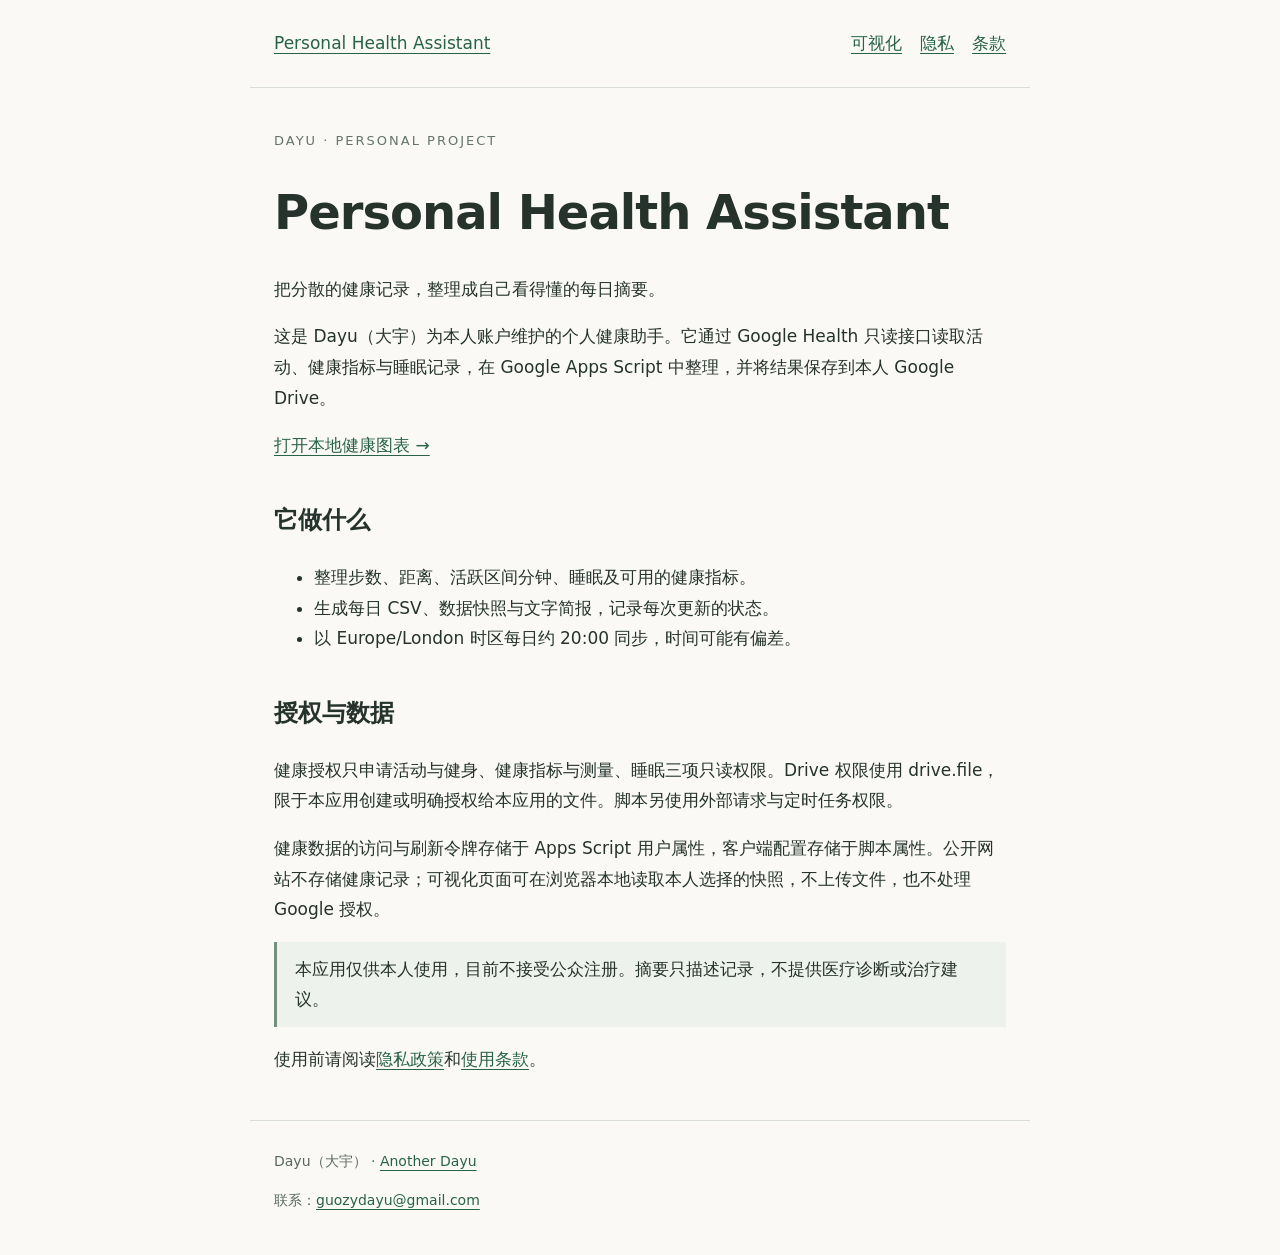
<file: health-assistant-site/site/health-assistant/index.html>
<!doctype html><html lang="zh-CN"><head><meta charset="utf-8"><meta name="viewport" content="width=device-width,initial-scale=1"><meta name="description" content="Personal Health Assistant 个人健康助手的应用说明、隐私政策与使用条款。"><title>个人健康助手 · Personal Health Assistant</title><link rel="canonical" href="https://health.anotherdayu.com/"><link rel="stylesheet" href="./style.css"></head><body><a class="skip" href="#main">跳到正文</a><header><a href="./">Personal Health Assistant</a><nav aria-label="页面导航"><a href="./visualize/">可视化</a><a href="./privacy/">隐私</a><a href="./terms/">条款</a></nav></header><main id="main"><p class="eyebrow">DAYU · PERSONAL PROJECT</p><h1>Personal Health Assistant</h1><p>把分散的健康记录，整理成自己看得懂的每日摘要。</p><p>这是 Dayu（大宇）为本人账户维护的个人健康助手。它通过 Google Health 只读接口读取活动、健康指标与睡眠记录，在 Google Apps Script 中整理，并将结果保存到本人 Google Drive。</p><p><a href="visualize/">打开本地健康图表 →</a></p><h2>它做什么</h2><ul><li>整理步数、距离、活跃区间分钟、睡眠及可用的健康指标。</li><li>生成每日 CSV、数据快照与文字简报，记录每次更新的状态。</li><li>以 Europe/London 时区每日约 20:00 同步，时间可能有偏差。</li></ul><h2>授权与数据</h2><p>健康授权只申请活动与健身、健康指标与测量、睡眠三项只读权限。Drive 权限使用 drive.file，限于本应用创建或明确授权给本应用的文件。脚本另使用外部请求与定时任务权限。</p><p>健康数据的访问与刷新令牌存储于 Apps Script 用户属性，客户端配置存储于脚本属性。公开网站不存储健康记录；可视化页面可在浏览器本地读取本人选择的快照，不上传文件，也不处理 Google 授权。</p><p class="note">本应用仅供本人使用，目前不接受公众注册。摘要只描述记录，不提供医疗诊断或治疗建议。</p><p>使用前请阅读<a href="privacy/">隐私政策</a>和<a href="terms/">使用条款</a>。</p></main><footer>Dayu（大宇） · <a href="https://anotherdayu.com/">Another Dayu</a><p>联系：<a href="mailto:guozydayu@gmail.com">guozydayu@gmail.com</a></p></footer></body></html>
</file>
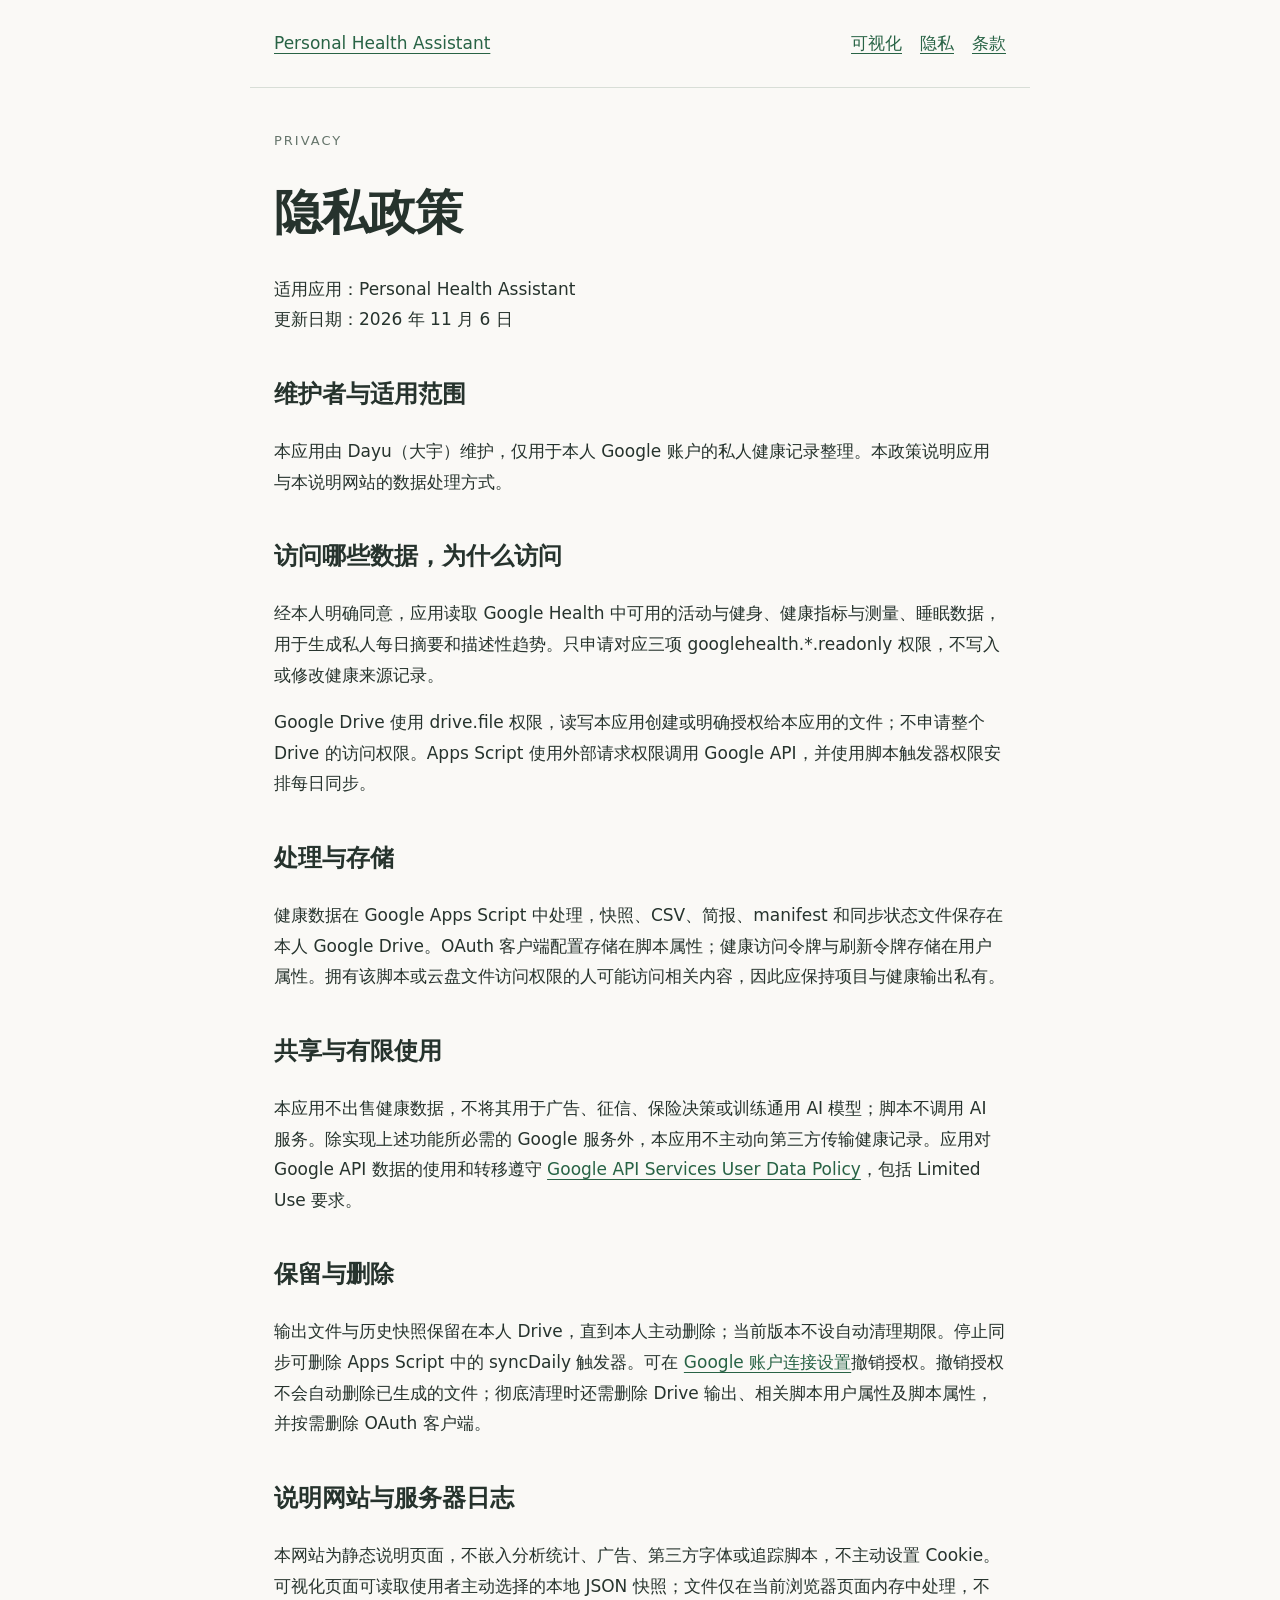
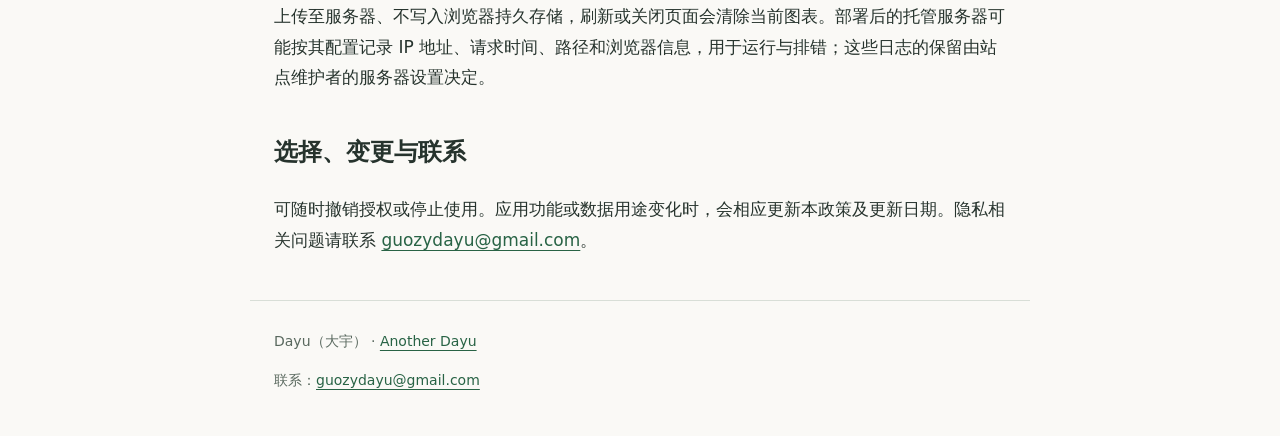
<file: health-assistant-site/site/health-assistant/privacy/index.html>
<!doctype html><html lang="zh-CN"><head><meta charset="utf-8"><meta name="viewport" content="width=device-width,initial-scale=1"><meta name="description" content="Personal Health Assistant 个人健康助手的应用说明、隐私政策与使用条款。"><title>隐私政策 · Personal Health Assistant</title><link rel="canonical" href="https://health.anotherdayu.com/privacy/"><link rel="stylesheet" href="../style.css"></head><body><a class="skip" href="#main">跳到正文</a><header><a href="../">Personal Health Assistant</a><nav aria-label="页面导航"><a href="../visualize/">可视化</a><a href="../privacy/">隐私</a><a href="../terms/">条款</a></nav></header><main id="main"><p class="eyebrow">PRIVACY</p><h1>隐私政策</h1><p>适用应用：Personal Health Assistant<br>更新日期：2026 年 11 月 6 日</p><h2>维护者与适用范围</h2><p>本应用由 Dayu（大宇）维护，仅用于本人 Google 账户的私人健康记录整理。本政策说明应用与本说明网站的数据处理方式。</p><h2>访问哪些数据，为什么访问</h2><p>经本人明确同意，应用读取 Google Health 中可用的活动与健身、健康指标与测量、睡眠数据，用于生成私人每日摘要和描述性趋势。只申请对应三项 googlehealth.*.readonly 权限，不写入或修改健康来源记录。</p><p>Google Drive 使用 drive.file 权限，读写本应用创建或明确授权给本应用的文件；不申请整个 Drive 的访问权限。Apps Script 使用外部请求权限调用 Google API，并使用脚本触发器权限安排每日同步。</p><h2>处理与存储</h2><p>健康数据在 Google Apps Script 中处理，快照、CSV、简报、manifest 和同步状态文件保存在本人 Google Drive。OAuth 客户端配置存储在脚本属性；健康访问令牌与刷新令牌存储在用户属性。拥有该脚本或云盘文件访问权限的人可能访问相关内容，因此应保持项目与健康输出私有。</p><h2>共享与有限使用</h2><p>本应用不出售健康数据，不将其用于广告、征信、保险决策或训练通用 AI 模型；脚本不调用 AI 服务。除实现上述功能所必需的 Google 服务外，本应用不主动向第三方传输健康记录。应用对 Google API 数据的使用和转移遵守 <a href="https://developers.google.com/terms/api-services-user-data-policy">Google API Services User Data Policy</a>，包括 Limited Use 要求。</p><h2>保留与删除</h2><p>输出文件与历史快照保留在本人 Drive，直到本人主动删除；当前版本不设自动清理期限。停止同步可删除 Apps Script 中的 syncDaily 触发器。可在 <a href="https://myaccount.google.com/connections">Google 账户连接设置</a>撤销授权。撤销授权不会自动删除已生成的文件；彻底清理时还需删除 Drive 输出、相关脚本用户属性及脚本属性，并按需删除 OAuth 客户端。</p><h2>说明网站与服务器日志</h2><p>本网站为静态说明页面，不嵌入分析统计、广告、第三方字体或追踪脚本，不主动设置 Cookie。可视化页面可读取使用者主动选择的本地 JSON 快照；文件仅在当前浏览器页面内存中处理，不上传至服务器、不写入浏览器持久存储，刷新或关闭页面会清除当前图表。部署后的托管服务器可能按其配置记录 IP 地址、请求时间、路径和浏览器信息，用于运行与排错；这些日志的保留由站点维护者的服务器设置决定。</p><h2>选择、变更与联系</h2><p>可随时撤销授权或停止使用。应用功能或数据用途变化时，会相应更新本政策及更新日期。隐私相关问题请联系 <a href="mailto:guozydayu@gmail.com">guozydayu@gmail.com</a>。</p></main><footer>Dayu（大宇） · <a href="https://anotherdayu.com/">Another Dayu</a><p>联系：<a href="mailto:guozydayu@gmail.com">guozydayu@gmail.com</a></p></footer></body></html>
</file>
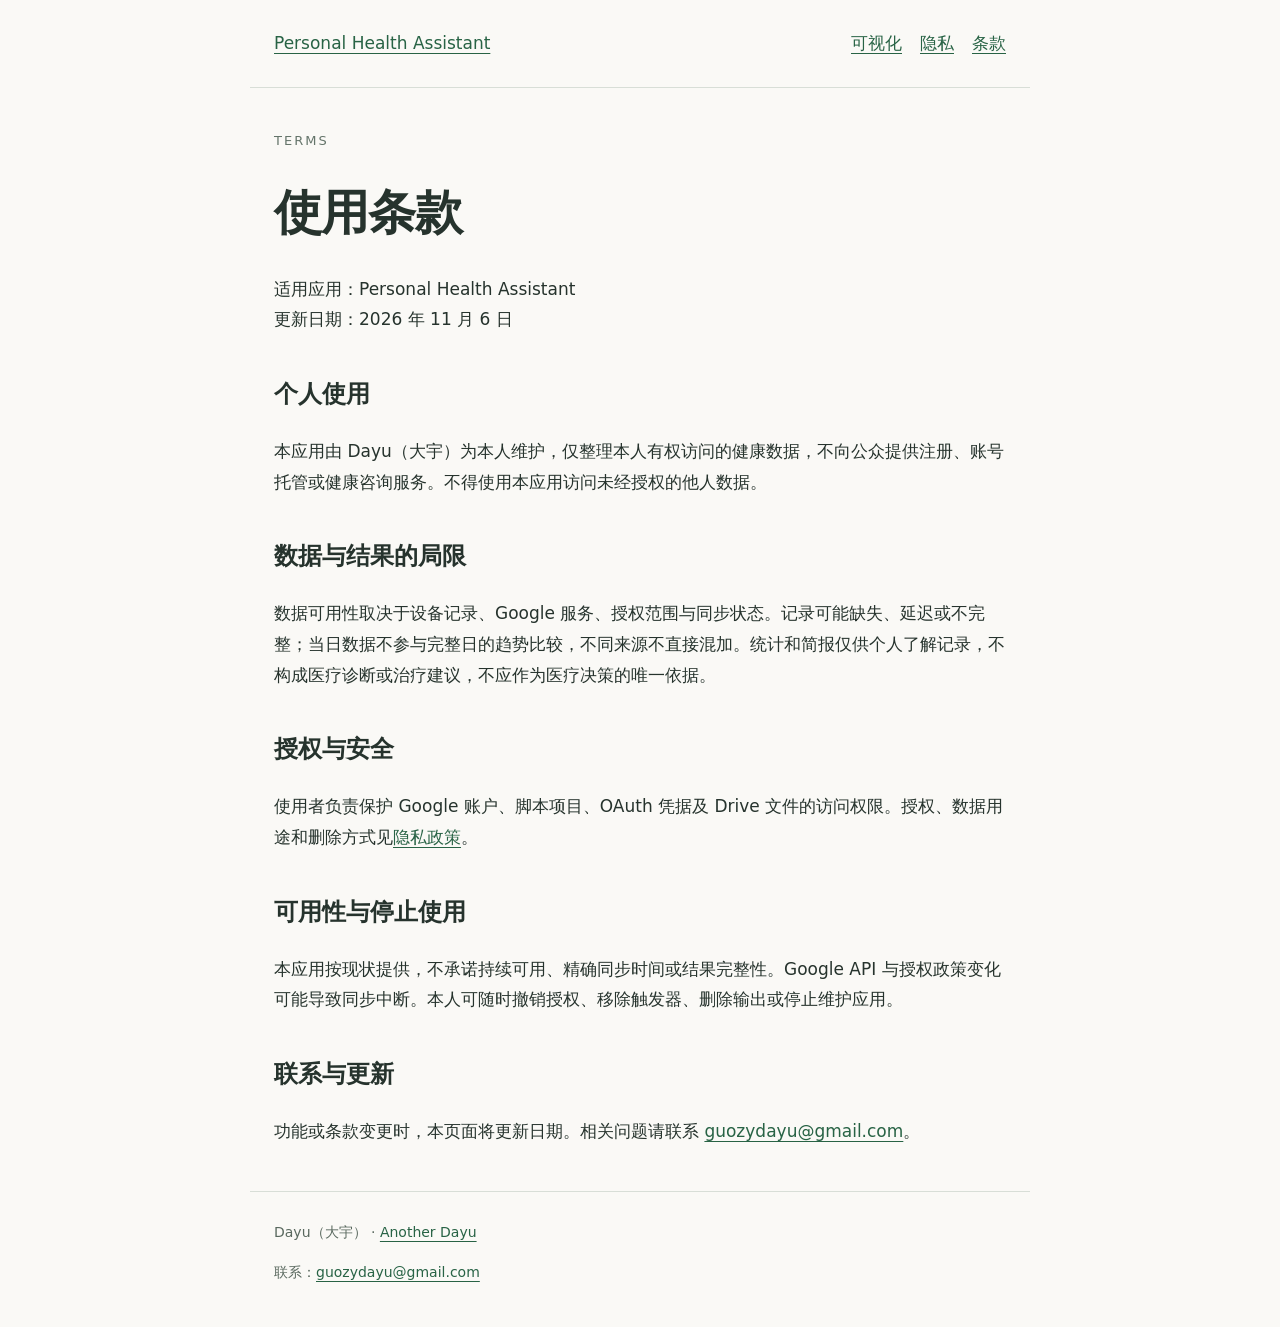
<file: health-assistant-site/site/health-assistant/terms/index.html>
<!doctype html><html lang="zh-CN"><head><meta charset="utf-8"><meta name="viewport" content="width=device-width,initial-scale=1"><meta name="description" content="Personal Health Assistant 个人健康助手的应用说明、隐私政策与使用条款。"><title>使用条款 · Personal Health Assistant</title><link rel="canonical" href="https://health.anotherdayu.com/terms/"><link rel="stylesheet" href="../style.css"></head><body><a class="skip" href="#main">跳到正文</a><header><a href="../">Personal Health Assistant</a><nav aria-label="页面导航"><a href="../visualize/">可视化</a><a href="../privacy/">隐私</a><a href="../terms/">条款</a></nav></header><main id="main"><p class="eyebrow">TERMS</p><h1>使用条款</h1><p>适用应用：Personal Health Assistant<br>更新日期：2026 年 11 月 6 日</p><h2>个人使用</h2><p>本应用由 Dayu（大宇）为本人维护，仅整理本人有权访问的健康数据，不向公众提供注册、账号托管或健康咨询服务。不得使用本应用访问未经授权的他人数据。</p><h2>数据与结果的局限</h2><p>数据可用性取决于设备记录、Google 服务、授权范围与同步状态。记录可能缺失、延迟或不完整；当日数据不参与完整日的趋势比较，不同来源不直接混加。统计和简报仅供个人了解记录，不构成医疗诊断或治疗建议，不应作为医疗决策的唯一依据。</p><h2>授权与安全</h2><p>使用者负责保护 Google 账户、脚本项目、OAuth 凭据及 Drive 文件的访问权限。授权、数据用途和删除方式见<a href="../privacy/">隐私政策</a>。</p><h2>可用性与停止使用</h2><p>本应用按现状提供，不承诺持续可用、精确同步时间或结果完整性。Google API 与授权政策变化可能导致同步中断。本人可随时撤销授权、移除触发器、删除输出或停止维护应用。</p><h2>联系与更新</h2><p>功能或条款变更时，本页面将更新日期。相关问题请联系 <a href="mailto:guozydayu@gmail.com">guozydayu@gmail.com</a>。</p></main><footer>Dayu（大宇） · <a href="https://anotherdayu.com/">Another Dayu</a><p>联系：<a href="mailto:guozydayu@gmail.com">guozydayu@gmail.com</a></p></footer></body></html>
</file>
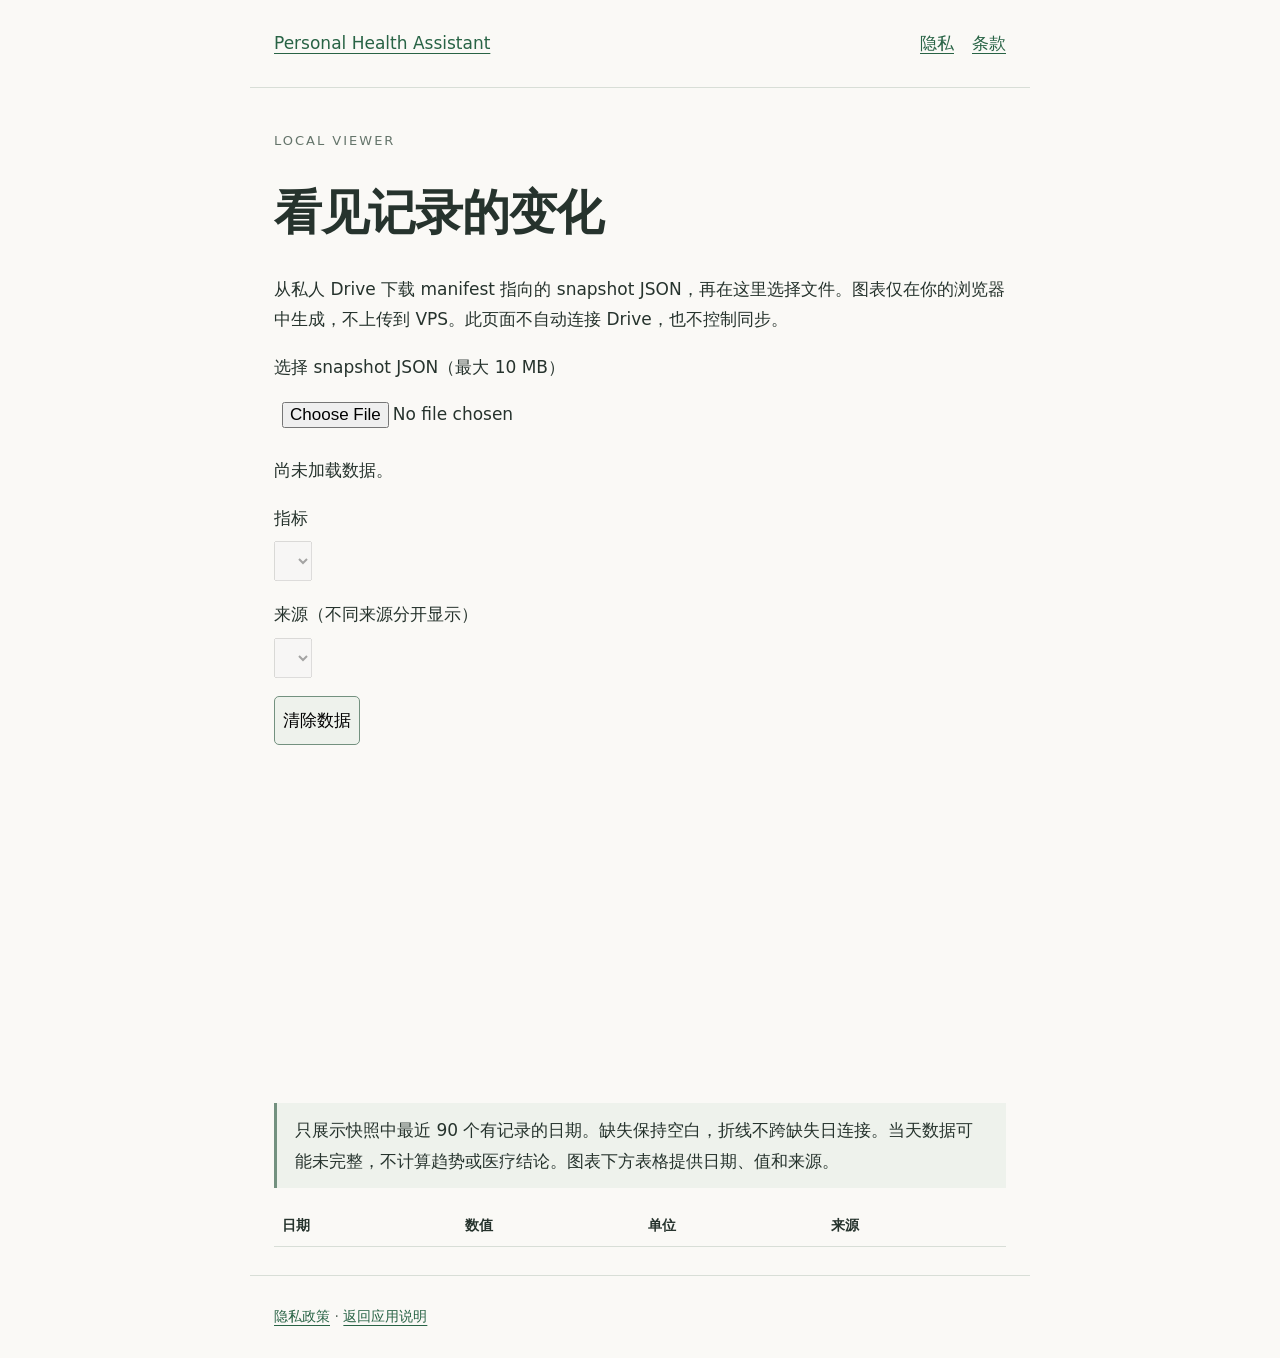
<file: health-assistant-site/site/health-assistant/visualize/index.html>
<!doctype html><html lang="zh-CN"><head><meta charset="utf-8"><meta name="viewport" content="width=device-width,initial-scale=1"><meta http-equiv="Content-Security-Policy" content="default-src 'self'; connect-src 'none'; script-src 'self'; style-src 'self'; img-src 'self' data:; object-src 'none'; base-uri 'none'; form-action 'none'"><title>本地可视化 · Personal Health Assistant</title><link rel="canonical" href="https://health.anotherdayu.com/visualize/"><link rel="stylesheet" href="../style.css"><script src="chart.js" defer></script></head><body><header><a href="../">Personal Health Assistant</a><nav><a href="../privacy/">隐私</a><a href="../terms/">条款</a></nav></header><main><p class="eyebrow">LOCAL VIEWER</p><h1>看见记录的变化</h1><p>从私人 Drive 下载 manifest 指向的 snapshot JSON，再在这里选择文件。图表仅在你的浏览器中生成，不上传到 VPS。此页面不自动连接 Drive，也不控制同步。</p><label for="snapshot">选择 snapshot JSON（最大 10 MB）</label><input id="snapshot" type="file" accept=".json,application/json"><p id="message" role="status">尚未加载数据。</p><label for="metric">指标</label><select id="metric" disabled></select><label for="source">来源（不同来源分开显示）</label><select id="source" disabled></select><button id="clear" type="button">清除数据</button><p id="meta"></p><svg id="chart" viewBox="0 0 700 300" role="img" aria-label="所选健康指标的每日记录图表"></svg><p class="note">只展示快照中最近 90 个有记录的日期。缺失保持空白，折线不跨缺失日连接。当天数据可能未完整，不计算趋势或医疗结论。图表下方表格提供日期、值和来源。</p><div class="table-wrap"><table><thead><tr><th>日期</th><th>数值</th><th>单位</th><th>来源</th></tr></thead><tbody id="rows"></tbody></table></div></main><footer><a href="../privacy/">隐私政策</a> · <a href="../">返回应用说明</a></footer></body></html>
</file>
<file: health-assistant-site/site/health-assistant/style.css>
*{box-sizing:border-box}body{margin:0;background:#faf9f6;color:#26332d;font:17px/1.8 system-ui,-apple-system,"PingFang SC",sans-serif}main,header,footer{max-width:780px;margin:auto;padding:28px 24px}header{display:flex;justify-content:space-between;border-bottom:1px solid #d8ded7}nav{display:flex;gap:18px;flex-wrap:wrap}a{color:#286345;text-underline-offset:4px}h1{font-size:clamp(32px,6vw,48px);line-height:1.2;letter-spacing:-1px}h2{font-size:24px;margin-top:38px}p,li{max-width:68ch}.eyebrow{font-size:13px;letter-spacing:2px;color:#64746a}.note{border-left:3px solid #73917f;padding:12px 18px;background:#eef2ec}footer{border-top:1px solid #d8ded7;font-size:14px;color:#59685e}.skip{position:absolute;left:-9999px}.skip:focus{left:10px;top:10px;background:white;padding:8px}:focus-visible{outline:3px solid #bb702d;outline-offset:4px}@media(max-width:540px){header{display:block}nav{margin-top:12px}main{padding-top:16px}}input,select,button{font:inherit;max-width:100%;padding:8px;margin:8px 0 18px;display:block}button{cursor:pointer;background:#eef2ec;border:1px solid #73917f;border-radius:5px}svg{width:100%;height:auto}.table-wrap{overflow:auto}table{border-collapse:collapse;width:100%;font-size:14px}th,td{text-align:left;border-bottom:1px solid #d8ded7;padding:8px}
</file>
